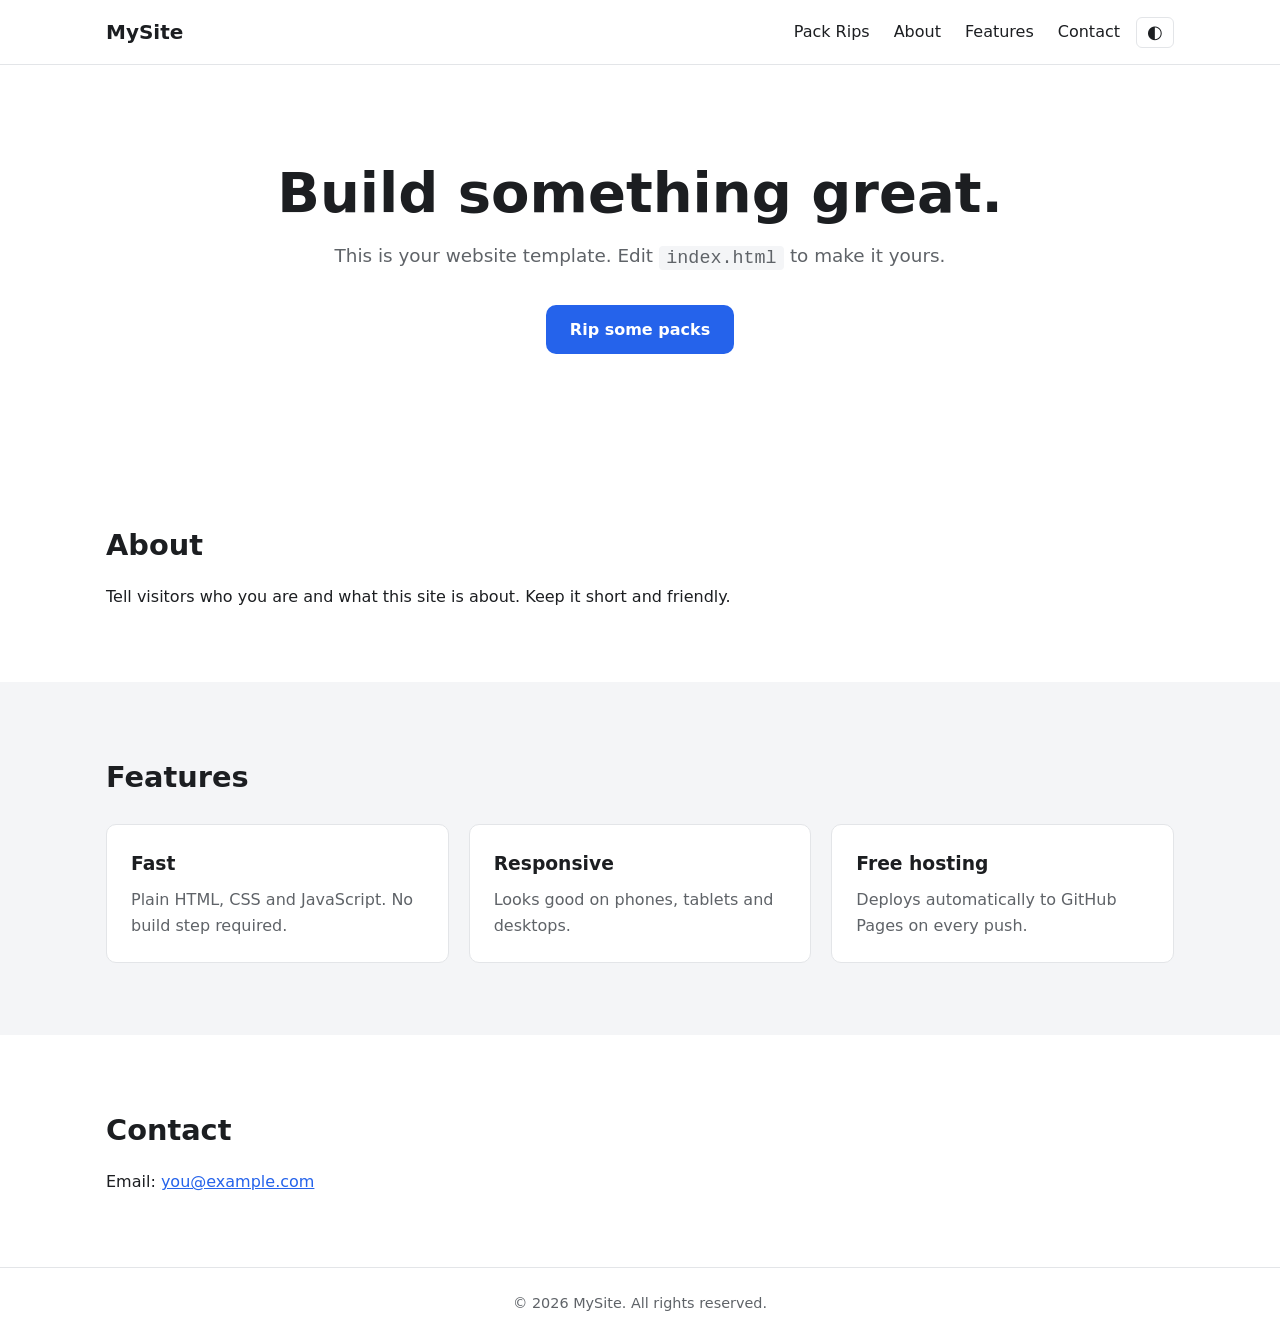
<file: index.html>
<!doctype html>
<html lang="en">
<head>
  <meta charset="utf-8">
  <meta name="viewport" content="width=device-width, initial-scale=1">
  <title>My Website</title>
  <meta name="description" content="A simple website built from a template.">
  <link rel="icon" href="assets/favicon.svg" type="image/svg+xml">
  <link rel="stylesheet" href="css/style.css">
</head>
<body>
  <header class="site-header">
    <div class="container nav">
      <a href="#" class="logo">MySite</a>
      <button class="menu-toggle" aria-label="Open menu" aria-expanded="false">☰</button>
      <nav>
        <ul class="nav-links">
          <li><a href="packs.html">Pack Rips</a></li>
          <li><a href="#about">About</a></li>
          <li><a href="#features">Features</a></li>
          <li><a href="#contact">Contact</a></li>
        </ul>
      </nav>
      <button class="theme-toggle" aria-label="Toggle dark mode">◐</button>
    </div>
  </header>

  <main>
    <section class="hero">
      <div class="container">
        <h1>Build something great.</h1>
        <p>This is your website template. Edit <code>index.html</code> to make it yours.</p>
        <a href="packs.html" class="btn">Rip some packs</a>
      </div>
    </section>

    <section id="about" class="section">
      <div class="container">
        <h2>About</h2>
        <p>Tell visitors who you are and what this site is about. Keep it short and friendly.</p>
      </div>
    </section>

    <section id="features" class="section alt">
      <div class="container">
        <h2>Features</h2>
        <div class="cards">
          <article class="card">
            <h3>Fast</h3>
            <p>Plain HTML, CSS and JavaScript. No build step required.</p>
          </article>
          <article class="card">
            <h3>Responsive</h3>
            <p>Looks good on phones, tablets and desktops.</p>
          </article>
          <article class="card">
            <h3>Free hosting</h3>
            <p>Deploys automatically to GitHub Pages on every push.</p>
          </article>
        </div>
      </div>
    </section>

    <section id="contact" class="section">
      <div class="container">
        <h2>Contact</h2>
        <p>Email: <a href="mailto:you@example.com">you@example.com</a></p>
      </div>
    </section>
  </main>

  <footer class="site-footer">
    <div class="container">
      <p>&copy; <span id="year"></span> MySite. All rights reserved.</p>
    </div>
  </footer>

  <script src="js/main.js"></script>
</body>
</html>
</file>
<file: css/style.css>
:root {
  --bg: #ffffff;
  --bg-alt: #f4f5f7;
  --text: #1c1e21;
  --muted: #5f6368;
  --accent: #2563eb;
  --accent-text: #ffffff;
  --border: #e3e5e8;
  --radius: 10px;
  --max-width: 1100px;
}

[data-theme="dark"] {
  --bg: #121417;
  --bg-alt: #1b1e23;
  --text: #e8eaed;
  --muted: #9aa0a6;
  --accent: #60a5fa;
  --accent-text: #0b0c0e;
  --border: #2c3036;
}

* { box-sizing: border-box; margin: 0; padding: 0; }

html { scroll-behavior: smooth; }

body {
  font-family: system-ui, -apple-system, "Segoe UI", Roboto, sans-serif;
  line-height: 1.6;
  background: var(--bg);
  color: var(--text);
  transition: background 0.2s, color 0.2s;
}

a { color: var(--accent); }

code {
  background: var(--bg-alt);
  padding: 0.1em 0.4em;
  border-radius: 4px;
}

.container {
  max-width: var(--max-width);
  margin: 0 auto;
  padding: 0 16px;
}

/* Header */
.site-header {
  position: sticky;
  top: 0;
  background: var(--bg);
  border-bottom: 1px solid var(--border);
  z-index: 10;
}

.nav {
  display: flex;
  align-items: center;
  gap: 16px;
  height: 64px;
}

.logo {
  font-weight: 700;
  font-size: 1.25rem;
  color: var(--text);
  text-decoration: none;
  margin-right: auto;
}

.nav-links {
  display: flex;
  gap: 24px;
  list-style: none;
}

.nav-links a {
  color: var(--text);
  text-decoration: none;
}

.nav-links a:hover { color: var(--accent); }

.menu-toggle,
.theme-toggle {
  background: none;
  border: 1px solid var(--border);
  color: var(--text);
  border-radius: 6px;
  padding: 4px 10px;
  font-size: 1.1rem;
  cursor: pointer;
}

.menu-toggle { display: none; }

/* Hero */
.hero {
  padding: 96px 0;
  text-align: center;
}

.hero h1 {
  font-size: clamp(2rem, 6vw, 3.5rem);
  line-height: 1.15;
  margin-bottom: 16px;
}

.hero p {
  color: var(--muted);
  font-size: 1.15rem;
  margin-bottom: 32px;
}

.btn {
  display: inline-block;
  background: var(--accent);
  color: var(--accent-text);
  padding: 12px 24px;
  border-radius: var(--radius);
  text-decoration: none;
  font-weight: 600;
}

.btn:hover { opacity: 0.9; }

/* Sections */
.section { padding: 72px 0; }
.section.alt { background: var(--bg-alt); }
.section h2 { font-size: 1.8rem; margin-bottom: 16px; }

.cards {
  display: grid;
  grid-template-columns: repeat(auto-fit, minmax(240px, 1fr));
  gap: 20px;
  margin-top: 24px;
}

.card {
  background: var(--bg);
  border: 1px solid var(--border);
  border-radius: var(--radius);
  padding: 24px;
}

.card h3 { margin-bottom: 8px; }
.card p { color: var(--muted); }

/* Footer */
.site-footer {
  border-top: 1px solid var(--border);
  padding: 24px 0;
  color: var(--muted);
  text-align: center;
  font-size: 0.9rem;
}

/* Mobile */
@media (max-width: 700px) {
  .menu-toggle { display: block; }

  .nav-links {
    display: none;
    position: absolute;
    top: 64px;
    left: 0;
    right: 0;
    flex-direction: column;
    gap: 0;
    background: var(--bg);
    border-bottom: 1px solid var(--border);
  }

  .nav-links.open { display: flex; }

  .nav-links a {
    display: block;
    padding: 14px 16px;
  }
}
</file>
